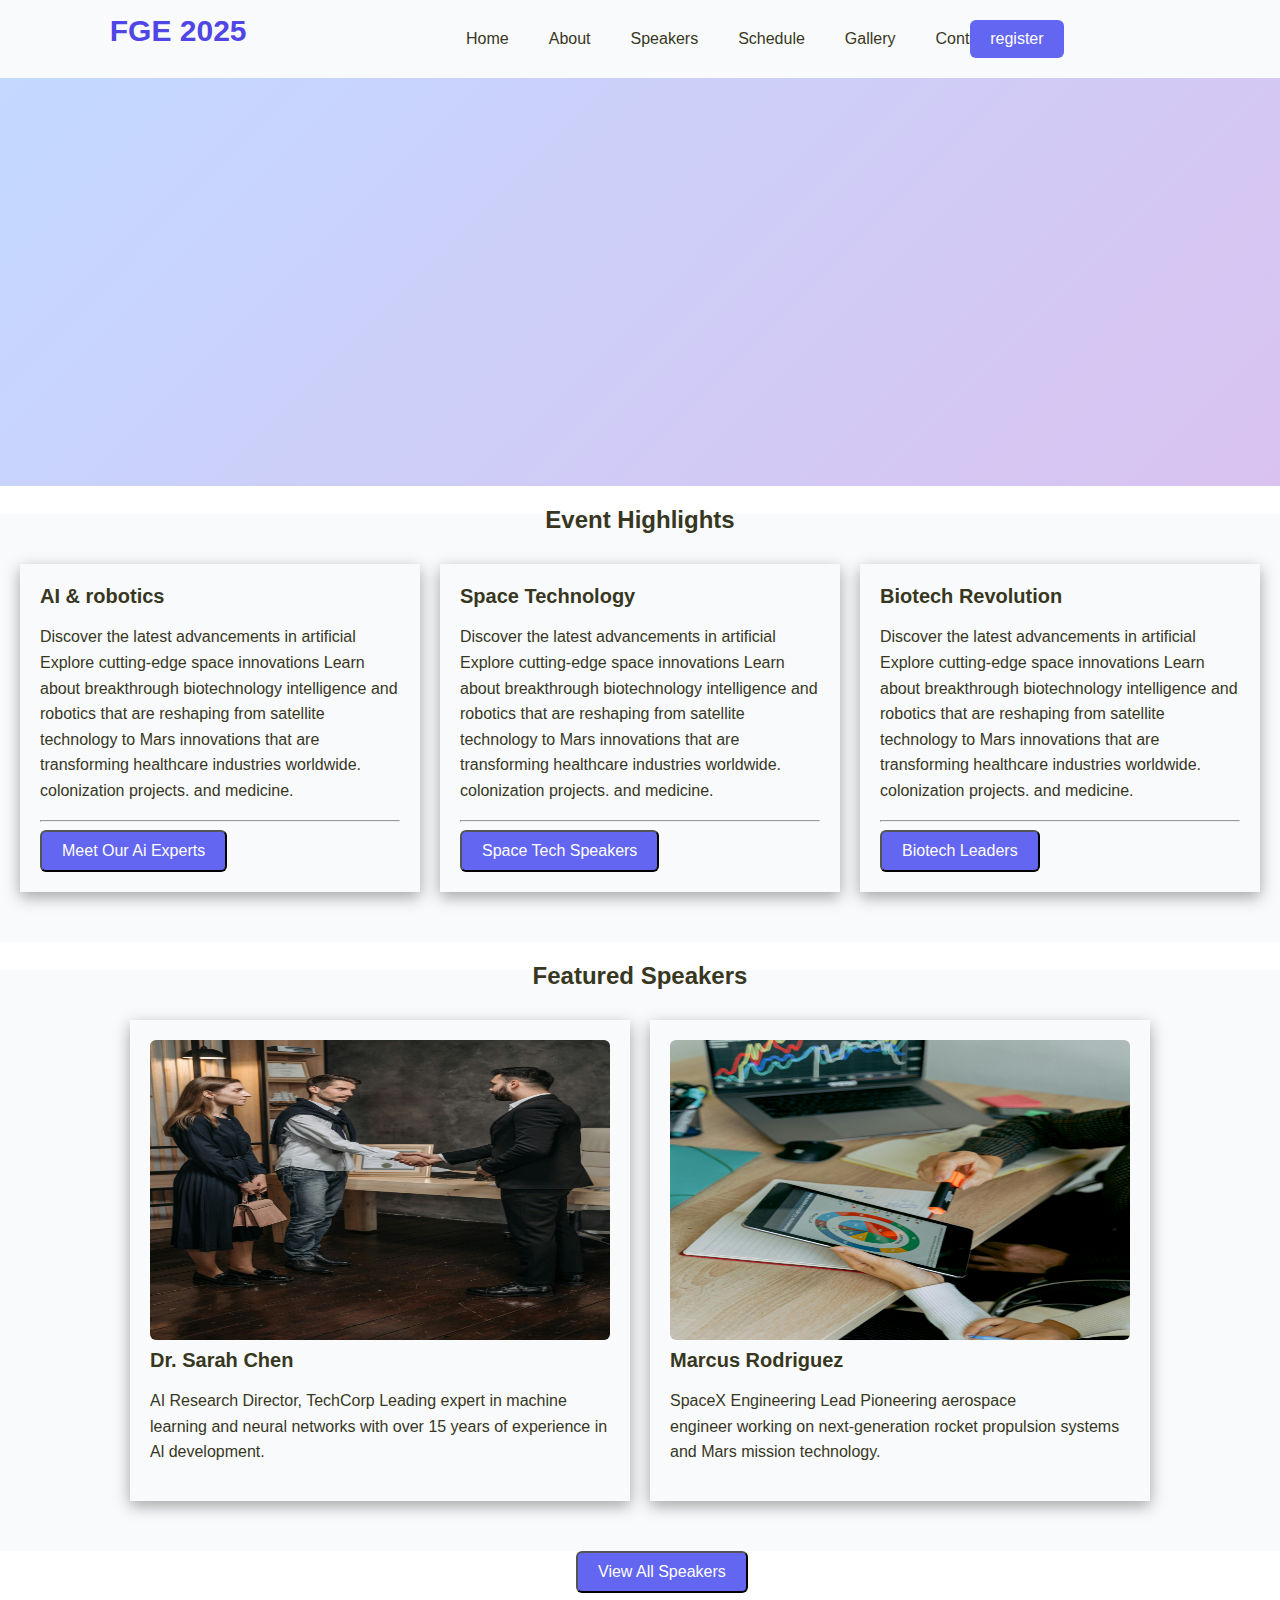
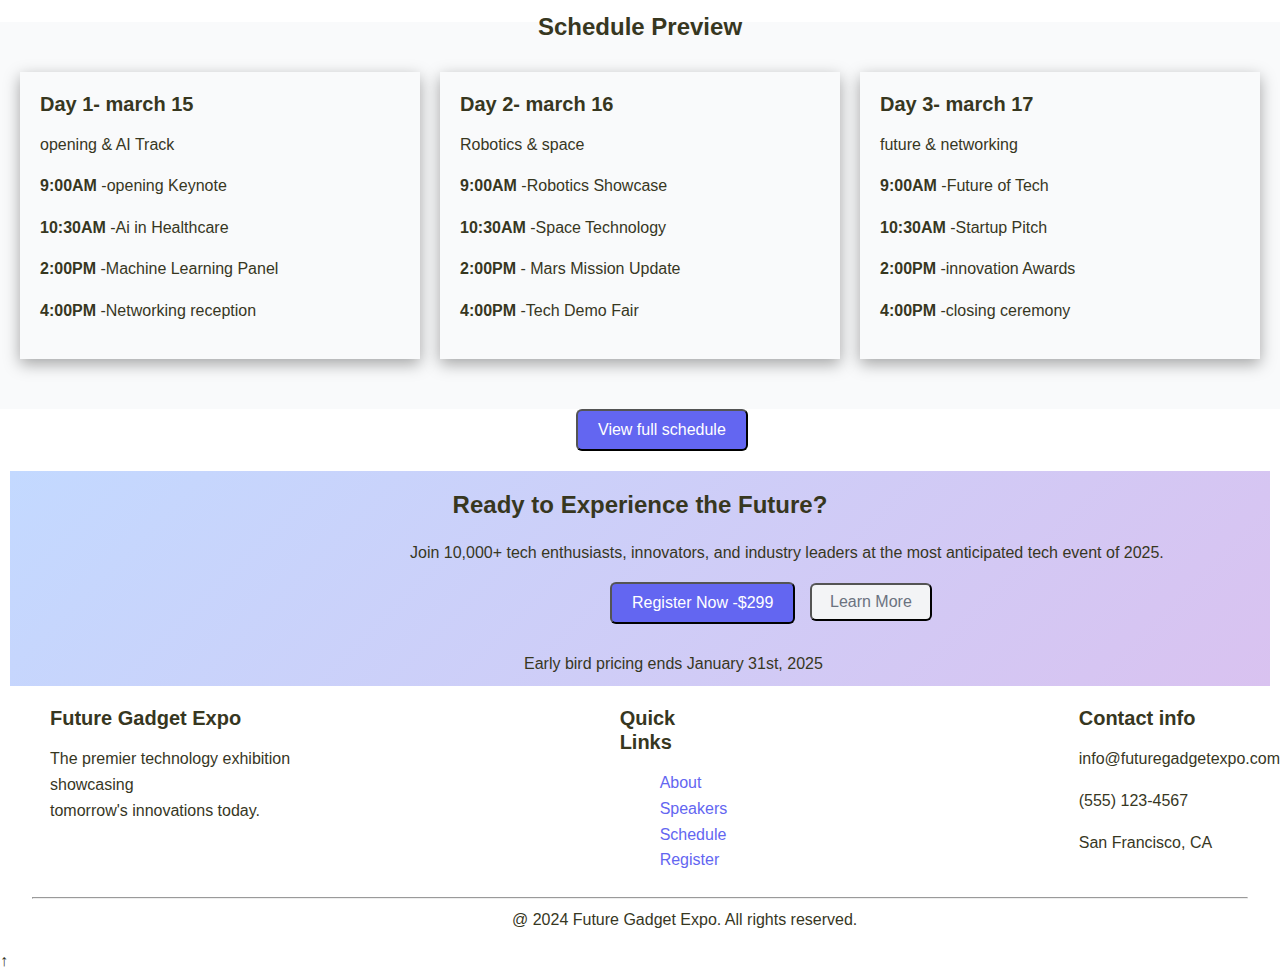
<file: assets/index.html>
<!DOCTYPE html>
<html lang="en">

<head>
    <meta charset="UTF-8">
    <meta name="viewport" content="width=device-width, initial-scale=1.0">
    <title>Future Gadget Expo 2025</title>
    <link rel="stylesheet" href="./main.css">
</head>

<body>
    <section class="header">
        <div class="header-logo">
            <a href="./index.html">
                <h2>FGE 2025</h2>
            </a>
        </div>
        <div class="header-nav">
            <ul class="header-nav-list">
                <li> <a href="./index.html" class="active">Home</a></li>
                <li> <a href="./about.html"  >About</a></li>
                <li> <a href="./speakers.html">Speakers</a></li>
                <li> <a href="./schedule.html">Schedule</a></li>
                <li> <a href="./gallery.html">Gallery</a></li>
                <li> <a href="./contact.html">Contact</a></li>

            </ul>
            
        </div>
        <a href="./register.html">
        <div class="btn"> <button>register</button></div>
        </a>
        

    </section>


    <section class="section-hero">
        <div class="hero-content">
            <h1 class="hero-title">Future Gadget <br> Expo 2025</h1>
            <p class="hero-subtitle"> where innovation meets tomorrow</p>
            <p class="hero-date"> march 15-17,2025. san francisco CA</p>
            <div class="btn1" id="herobtn1"> <button class="hero-btn1" id="herobtn1">Get Your Tickets</button></div>
            <div class="btn2" id="herobtn2"> <button class="hero-btn2" id="herobtn2">Explore Event</button></div>
        </div>

    </section>
    <h3 class=""> Event Highlights</h3>
    <section class="cards">

        <div class=" card3">
            <h4> AI & robotics</h4>
            <p>Discover the latest advancements in artificial Explore cutting-edge space innovations Learn about
                breakthrough biotechnology
                intelligence and robotics that are reshaping from satellite technology to Mars innovations that are
                transforming healthcare
                industries worldwide. colonization projects. and medicine.
            </p>
            <hr>
            <div class="cardbtn"> <button class="hero-btn1">Meet Our Ai Experts</button></div>


        </div>
        <div class="card3">
            <h4> Space Technology</h4>
            <p>Discover the latest advancements in artificial Explore cutting-edge space innovations Learn about
                breakthrough biotechnology
                intelligence and robotics that are reshaping from satellite technology to Mars innovations that are
                transforming healthcare
                industries worldwide. colonization projects. and medicine.
            </p>
            <hr>
            <div class="cardbtn"> <button class="hero-btn1">Space Tech Speakers</button></div>

        </div>
        <div class="card3">
            <h4>Biotech Revolution</h4>
            <p>Discover the latest advancements in artificial Explore cutting-edge space innovations Learn about
                breakthrough biotechnology
                intelligence and robotics that are reshaping from satellite technology to Mars innovations that are
                transforming healthcare
                industries worldwide. colonization projects. and medicine.
            </p>
            <hr>
            <div class="cardbtn"> <button class="hero-btn1">Biotech Leaders</button></div>

        </div>

    </section>
    <h3 class="Featured">Featured Speakers</h3>
    <section class="cards">
        <div class="card1">
            <img src="./images/pexels-pavel-danilyuk-8112174.jpg" alt="image">
            <h4>Dr. Sarah Chen</h4>
            <p>AI Research Director, TechCorp Leading expert in machine <br>learning and neural networks with over 15
                years of experience in <br> Al development.</p>
        </div>
        <div class="card1">
            <img src="./images/pexels-shkrabaanthony-5862374.jpg" alt="image">
            <h4>Marcus Rodriguez</h4>
            <p>SpaceX Engineering Lead Pioneering aerospace <br>engineer working on next-generation rocket propulsion
                systems <br> and Mars mission technology.</p>
        </div>
    </section>
    <div class="cardimgbtn"> <button class="hero-btn1">View All Speakers</button></div>
    <h3>Schedule Preview</h3>
    <section class="cards">
        <div class="card3">
            <h4> Day 1- march 15</h4>
            <p> opening & AI Track</p>
            <p> <strong>9:00AM </strong> -opening Keynote</p>
            <p> <strong>10:30AM</strong> -Ai in Healthcare</p>
            <p> <strong> 2:00PM </strong> -Machine Learning Panel</p>
            <p> <strong> 4:00PM </strong>-Networking reception</p>
        </div>
        <div class="card3">
            <h4> Day 2- march 16</h4>
            <p> Robotics & space</p>
            <p> <strong>9:00AM </strong> -Robotics Showcase</p>
            <p> <strong>10:30AM</strong> -Space Technology</p>
            <p> <strong> 2:00PM </strong> - Mars Mission Update</p>
            <p> <strong> 4:00PM </strong>-Tech Demo Fair</p>
        </div>
        <div class="card3">
            <h4> Day 3- march 17</h4>
            <p> future & networking</p>
            <p> <strong>9:00AM </strong> -Future of Tech</p>
            <p> <strong>10:30AM</strong> -Startup Pitch</p>
            <p> <strong> 2:00PM </strong> -innovation Awards</p>
            <p> <strong> 4:00PM </strong>-closing ceremony</p>
    </section>
    <div class="cardimgbtn"> <button class="hero-btn1">View full schedule</button></div>

    <section class="Ready">
        <h3 class="h3">Ready to Experience the Future?</h3>
        <p class="readyp">Join 10,000+ tech enthusiasts, innovators, and industry leaders at the most anticipated tech
            event of 2025.
        </p>
        <div class="cardpbtn"> <button class="hero-btn1">Register Now -$299</button></div>
        <div class="btn2"> <button class="hero-btn2">Learn More</button></div>
        <p class="readyp2">Early bird pricing ends January 31st, 2025</p>
    </section>
    <section class="section-footer">
        <div class="Future">
            <h4>Future Gadget Expo</h4>
            <p> The premier technology exhibition showcasing <br>
                tomorrow's innovations today.
            </p>
        </div>
        <div class="Quick">
            <h4> Quick Links</h4>
            <ul>
               <p class="footerp">
                About <br>	
                Speakers <br>	 
                Schedule <br>
                Register <br>
               </p>
            </ul>
        </div>

        <div class="info">
            <h4>Contact info</h4>
            <p>info@futuregadgetexpo.com</p>
            <p>(555) 123-4567</p>
            <p>San Francisco, CA</p>
        </div>
    </section>
    <hr class="hr">
    <p class="footerp2"> @ 2024 Future Gadget Expo. All rights reserved.</p>
    <a href="#top"class="scroll-top" title="Go to top">↑</a>

    
</body>

</html>
</file>
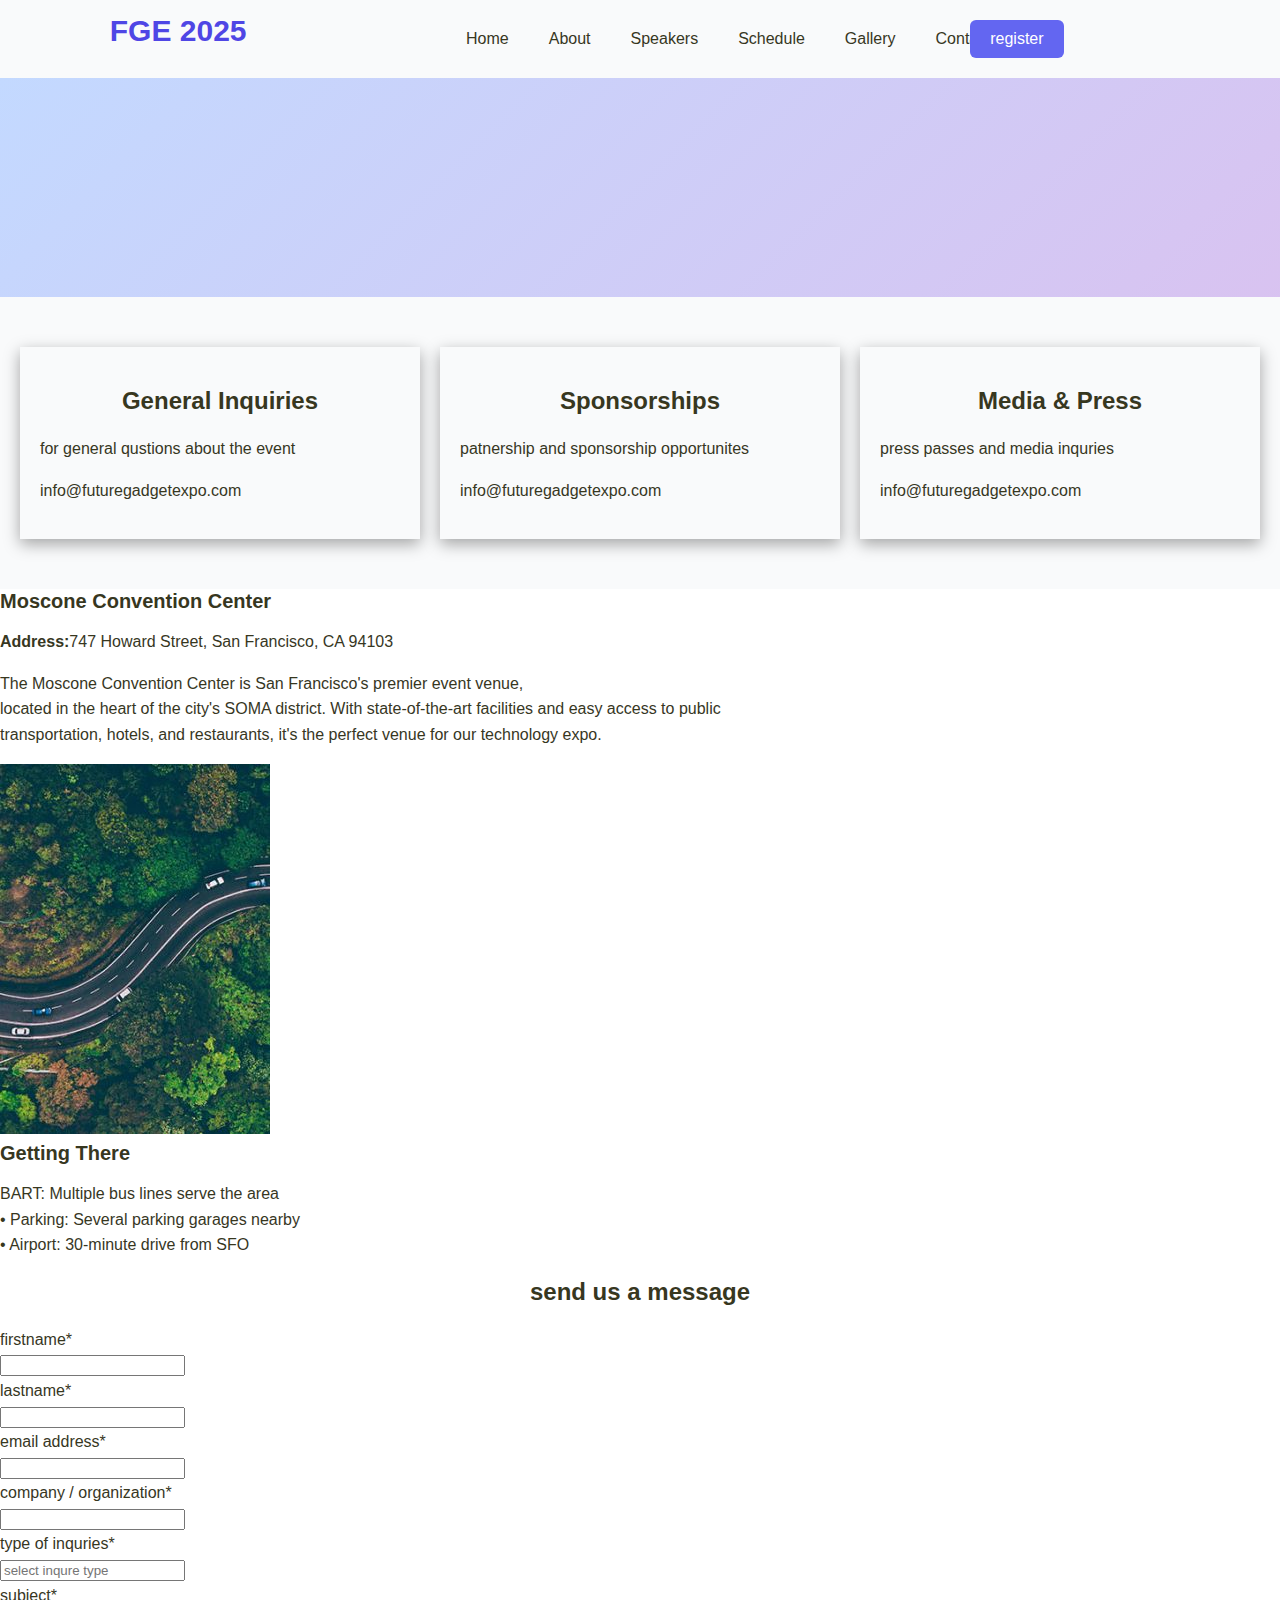
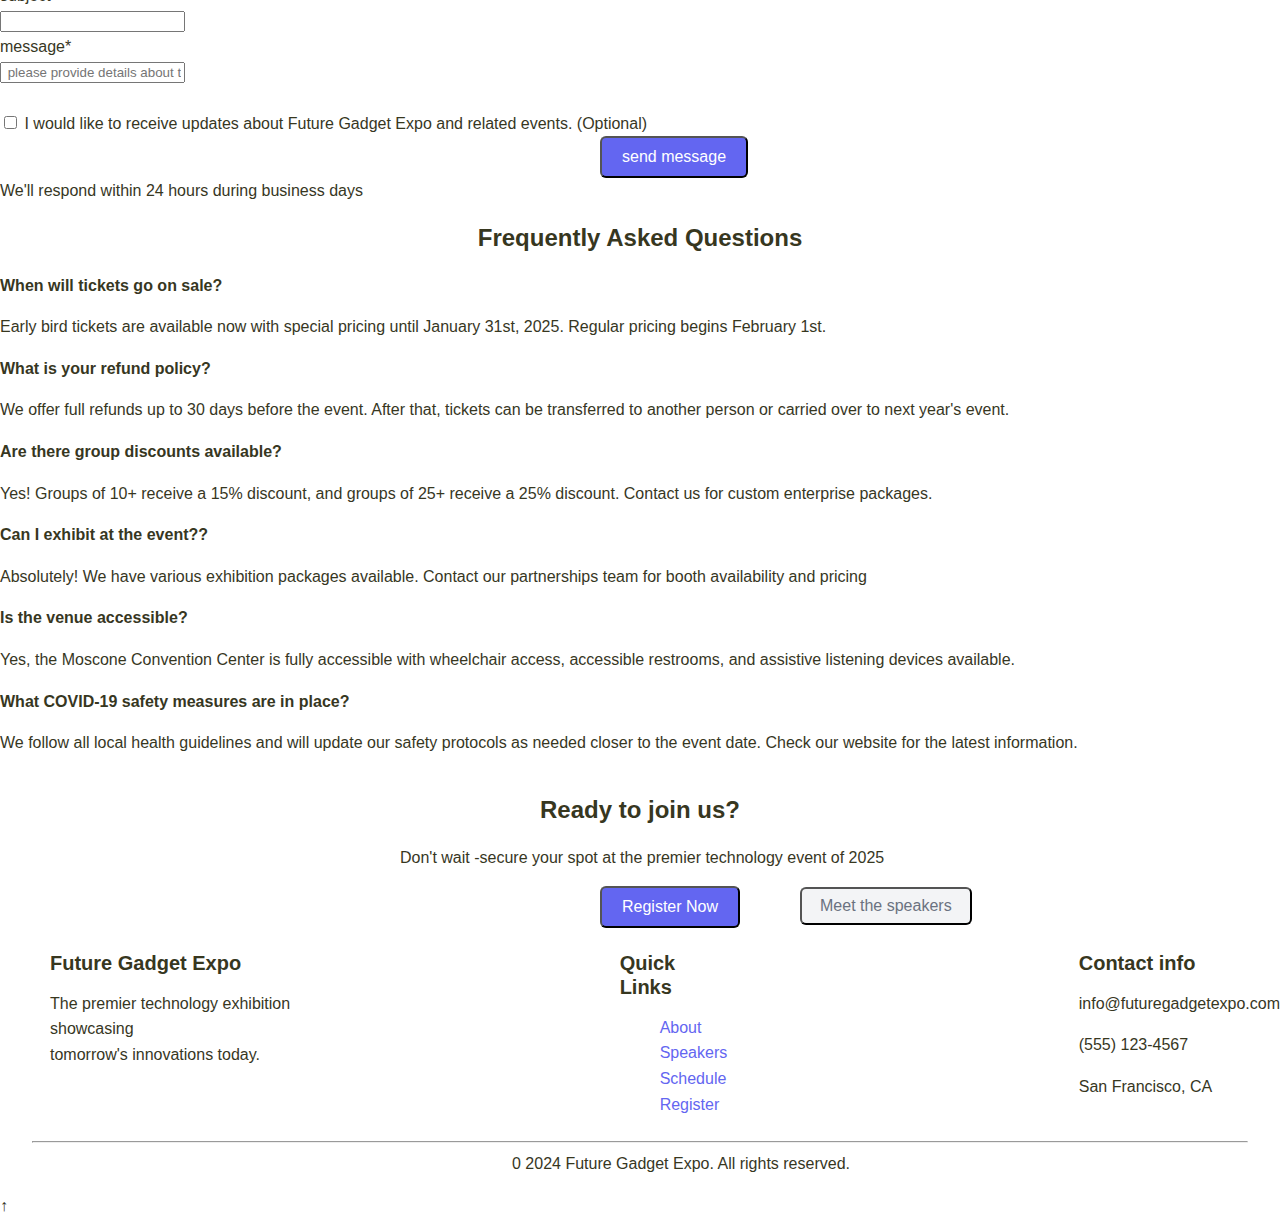
<file: assets/contact.html>
<!DOCTYPE html>
<html lang="en">

<head>
    <meta charset="UTF-8">
    <meta name="viewport" content="width=device-width, initial-scale=1.0">
    <title>contact</title>
    <link rel="stylesheet" href="./main.css">
</head>

<body>
    <section class="header">
        <div class="header-logo">
            <a href="./index.html">
                <h2>FGE 2025</h2>
            </a>
        </div>
        <div class="header-nav">
            <ul class="header-nav-list">
                <li> <a href="./index.html">Home</a></li>
                <li> <a href="./about.html">About</a></li>
                <li> <a href="./speakers.html">Speakers</a></li>
                <li> <a href="./schedule.html">Schedule</a></li>
                <li> <a href="./gallery.html">Gallery</a></li>
                <li> <a href="./contact.html">Contact</a></li>



            </ul>
        </div>
         <a href="./register.html">
        <div class="btn"> <button>register</button></div>
        </a>
    </section>
    <section class="section-hero">
        <div class="hero-content">
            <h1 class="hero-title">Get in Touch</h1>
            <p class="hero-subtitle"> We're here to help wiyh any question about feture gedget Expo 2025</p>


        </div>
    </section>
    <section class="cards">
        <div class="card1">

            <h3>General Inquiries</h3>
            <p class="pp">for general qustions about the event</p>
            <p class="infop"> info@futuregadgetexpo.com</p>

        </div>
        <div class="card1">

            <h3>Sponsorships</h3>
            <p class="pp">patnership and sponsorship opportunites</p>
            <p class="infop"> info@futuregadgetexpo.com</p>

        </div>
        <div class="card1">

            <h3>Media & Press</h3>
            <p class="pp"> press passes and media inquries</p>
            <p class="infop"> info@futuregadgetexpo.com</p>

        </div>

    </section>
    <section class="box">
        <div class="Moscone">
            <h4>Moscone Convention Center </h4>
            <p> <strong>Address:</strong>747 Howard Street, San Francisco, CA 94103 </p>
            <p>The Moscone Convention Center is San Francisco's premier event venue, <br> located in the heart of the
                city's
                SOMA district. With state-of-the-art facilities and easy access to public <br>transportation, hotels,
                and
                restaurants, it's the perfect venue for our technology expo.</p>
        </div>

        <img src="./images/WhatsApp Image 2025-10-12 at 18.39.51_3d345625.jpg" alt="">

    </section>
    <div class="getting">
        <h4>Getting There</h4>
        <p>
            BART: Multiple bus lines serve the area <br>
            • Parking: Several parking garages nearby <br>
            • Airport: 30-minute drive from SFO

        </p>

    </div>
    <h3 class="send">send us a message</h3>
    <section class="forms">
        <form class="from">
            <label for="firstname"> firstname*</label><br>
            <input type="text" id="firstname"><br>
            <label for="lastname"> lastname*</label><br> <input type="text" id="lastname"> <br>
            <label for="email"> email address*</label> <br>
            <input type="email"><br>
            <label for="company "> company / organization*</label><br>
            <input type="text"><br>
            <label for="type of inquries"> type of inquries*</label><br>
            <input type="text" placeholder="select inqure type"><br>
            <label for="subject"> subject*</label><br>
            <input type="text"><br>
            <label for="message"> message*</label> <br>
            <input type="text" placeholder=" please provide details about to inqury...............">
            <br><br>

            <input type="checkbox" id="checkbox">
            <label for="deta" class="data"> I would like to receive updates about Future Gadget Expo and related events.
                (Optional)</label>
            <div class=" cardpbtn"> <button class="hero-btn1">send message</button></div>

            <p>We'll respond within 24 hours during business days</p>
        </form>
    </section>

    <h3>Frequently Asked Questions</h3>

    <section class="card7">
        <div>
            <p class="stp"><strong>When will tickets go on sale?</strong></p>
            <p>Early bird tickets are available now with special pricing until January 31st, 2025. Regular pricing
                begins February 1st.</p>
        </div>
    </section>
    <section class="card7">
        <div>
            <p class="stp"><strong>What is your refund policy?</strong></p>
            <p>We offer full refunds up to 30 days before the event. After that, tickets can be transferred to another
                person or carried over to next year's event.</p>
        </div>
    </section>
    <section class="card7">
        <div>
            <p class="stp"><strong>Are there group discounts available?</strong></p>
            <p>Yes! Groups of 10+ receive a 15% discount, and groups of 25+ receive a 25% discount. Contact us for
                custom enterprise packages.</p>
        </div>
    </section>
    <section class="card7">
        <div>
            <p class="stp"><strong>Can I exhibit at the event??</strong></p>
            <p>Absolutely! We have various exhibition packages available. Contact our partnerships team for booth
                availability and pricing</p>
        </div>
    </section>
    <section class="card7">
        <div>
            <p class="stp"><strong>Is the venue accessible?</strong></p>
            <p>Yes, the Moscone Convention Center is fully accessible with wheelchair access, accessible restrooms, and
                assistive listening devices available.</p>
        </div>
    </section>
    <section class="card7">
        <div>
            <p class="stp"><strong>What COVID-19 safety measures are in place?</strong></p>
            <p>We follow all local health guidelines and will update our safety protocols as needed closer to the event
                date. Check our website for the latest information.</p>
        </div>
    </section>
     <section class="Ready1">
        <h3 class="h3">Ready to join us? </h3>
        <p class="readyp">Don't wait -secure your spot at the premier technology event of 2025
        </p>
        <div class="cardpbtn"> <button class="hero-btn1">Register Now</button></div>
        <div class="btn2"> <button class="hero-btn2">Meet the speakers</button></div>
        <br>
    </section>
    <section class="section-footer">
        <div class="Future">
            <h4>Future Gadget Expo</h4>
            <p> The premier technology exhibition showcasing <br>
                tomorrow's innovations today.
            </p>
        </div>
        <div class="Quick">
            <h4> Quick Links</h4>
            <ul>
               <p class="footerp">
                About <br>	
                Speakers <br>	 
                Schedule <br>
                Register <br>
               </p>
            </ul>
        </div>

        <div class="info">
            <h4>Contact info</h4>
            <p>info@futuregadgetexpo.com</p>
            <p>(555) 123-4567</p>
            <p>San Francisco, CA</p>
        </div>
    </section>
    <hr class="hr">
    <p class="footerp2">0 2024 Future Gadget Expo. All rights reserved.</p>
    <a href="#top" class="scroll-top" title="Go to top">↑</a>

    

</body>

</html>
</file>
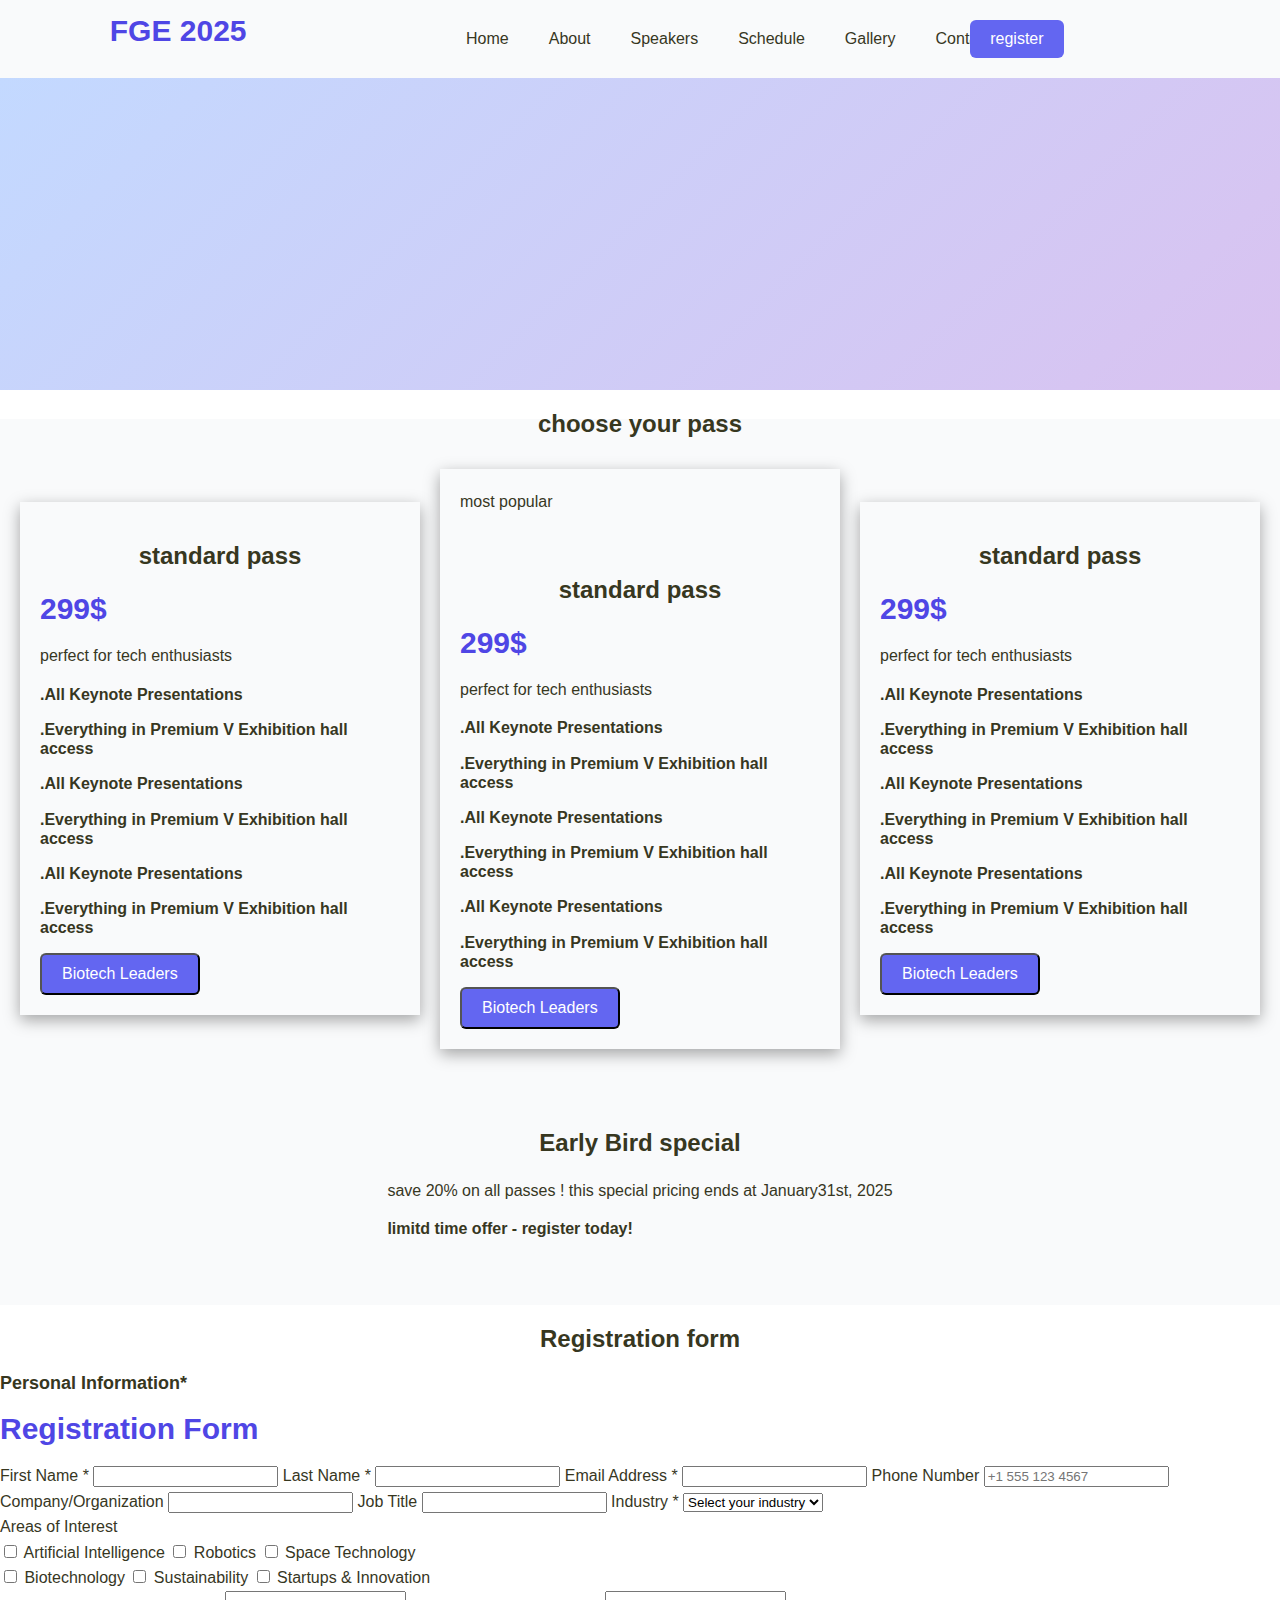
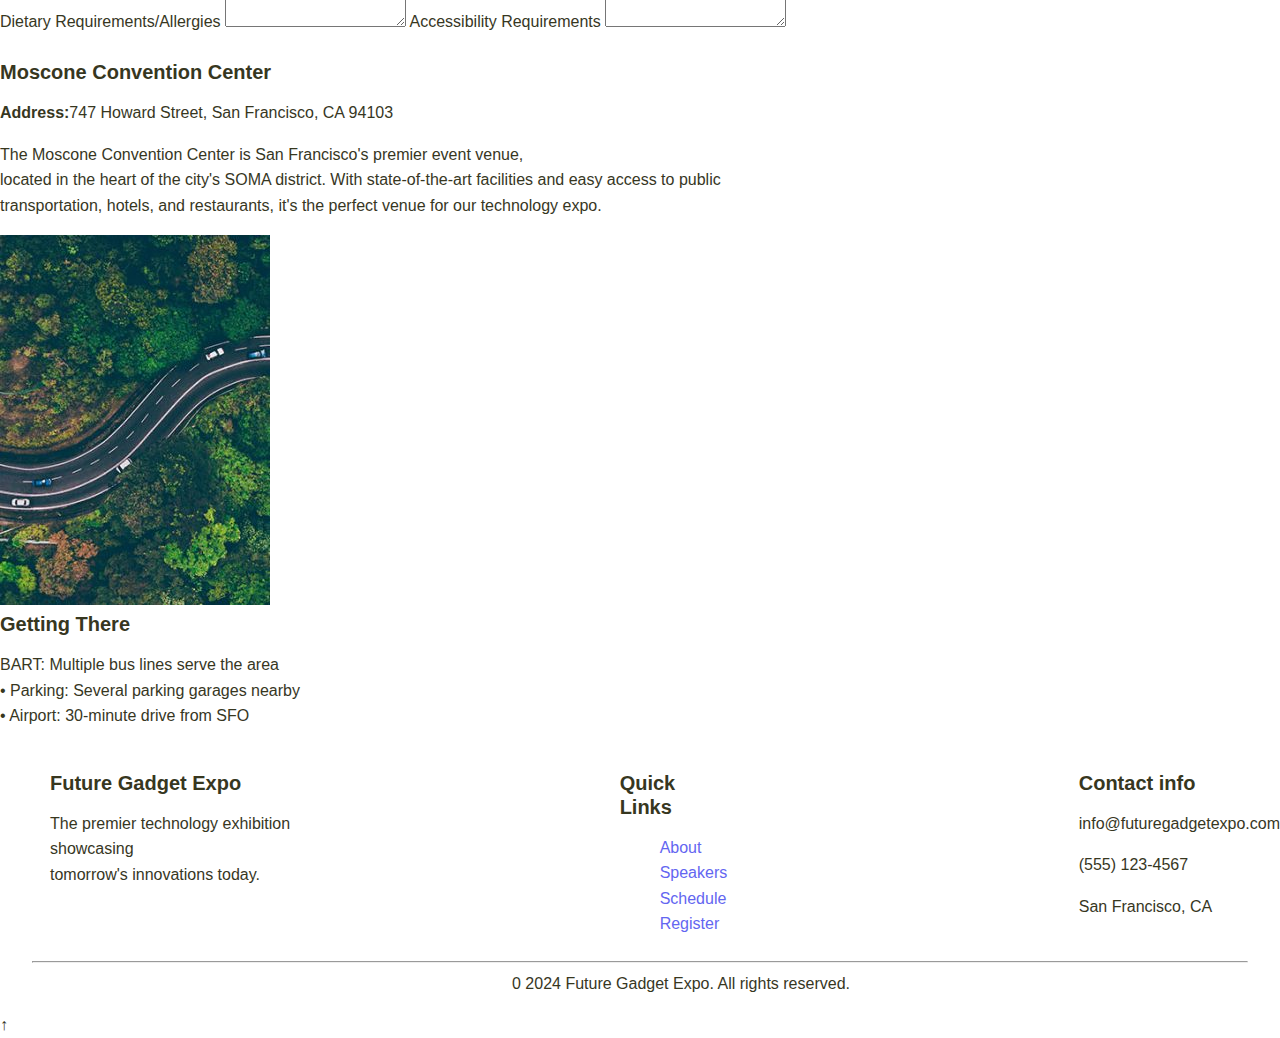
<file: assets/register.html>
<!DOCTYPE html>
<html lang="en">

<head>
    <meta charset="UTF-8">
    <meta name="viewport" content="width=device-width, initial-scale=1.0">
    <title>register</title>
    <link rel="stylesheet" href="./main.css">
</head>

<body>
    <section class="header">
        <div class="header-logo">
            <a href="./index.html">
                <h2>FGE 2025</h2>
            </a>
        </div>
        <div class="header-nav">
            <ul class="header-nav-list">
                <li> <a href="./index.html">Home</a></li>
                <li> <a href="./about.html">About</a></li>
                <li> <a href="./speakers.html">Speakers</a></li>
                <li> <a href="./schedule.html">Schedule</a></li>
                <li> <a href="./gallery.html">Gallery</a></li>
                <li> <a href="./contact.html">Contact</a></li>



            </ul>
        </div>
        <a href="./register.html">
            <div class="btn"> <button>register</button></div>
        </a>

    </section>
    <section class="section-hero">
        <div class="hero-content">
            <h1 class="hero-title">Secure Your Spot</h1>
            <p class="hero-subtitle">Join 10,000+ innovators at Future Gadget Expo 2025</p>
            <p class="hero-date"> march 15-17,2025. Moscone convention Center</p>

        </div>
    </section>
    <h3> choose your pass</h3>
    <section class=" register cards">
        <div class="card2">
            <h3>standard pass</h3>
            <h2 class="regh2">299$</h2>
            <p class="regh8">perfect for tech enthusiasts</p>
            <h6 class="regh6">.All Keynote Presentations </h6>
            <h6 class="regh6">.Everything in Premium V Exhibition hall access</h6>
            <h6 class="regh6">.All Keynote Presentations </h6>
            <h6 class="regh6">.Everything in Premium V Exhibition hall access</h6>
            <h6 class="regh6">.All Keynote Presentations </h6>
            <h6 class="regh6">.Everything in Premium V Exhibition hall access</h6>
            <div class="cardbtn"> <button class="hero-btn1">Biotech Leaders</button></div>

        </div>
        <div class=" card2" id="regcard2">
            <div class="mostpop">
                <p class="regh1">most popular</p>
            </div><br>
            <h3 class="regh3">standard pass</h3>
            <h2 class="regh2">299$</h2>
            <p class="regh8">perfect for tech enthusiasts</p>
            <h6 class="regh7">.All Keynote Presentations </h6>
            <h6 class="regh7">.Everything in Premium V Exhibition hall access</h6>
            <h6 class="regh7">.All Keynote Presentations </h6>
            <h6 class="regh7">.Everything in Premium V Exhibition hall access</h6>
            <h6 class="regh7">.All Keynote Presentations </h6>
            <h6 class="regh7">.Everything in Premium V Exhibition hall access</h6>
            <div class="cardbtn"> <button class="hero-btn1">Biotech Leaders</button></div>

        </div>
        <div class="card2">
            <h3>standard pass</h3>
            <h2 class="regh2">299$</h2>
            <p class="regh8">perfect for tech enthusiasts</p>
            <h6 class="regh6">.All Keynote Presentations </h6>
            <h6 class="regh6">.Everything in Premium V Exhibition hall access</h6>
            <h6 class="regh6">.All Keynote Presentations </h6>
            <h6 class="regh6">.Everything in Premium V Exhibition hall access</h6>
            <h6 class="regh6">.All Keynote Presentations </h6>
            <h6 class="regh6">.Everything in Premium V Exhibition hall access</h6>
            <div class="cardbtn"> <button class="hero-btn1">Biotech Leaders</button></div>

        </div>

    </section>
    <section class="cards">
        <div class="card8">
            <h3>Early Bird special</h3>
            <p> save 20% on all passes ! this special pricing ends at January31st, 2025</p>
            <h6 class="regh9"> limitd time offer - register today!</h6>
        </div>
    </section>
    <h3 class="send">Registration form</h3>
    <h5>Personal Information*</h5>
    <form>
    <h2>Registration Form</h2>

    <label>First Name *</label>
    <input type="text" required>

    <label>Last Name *</label>
    <input type="text" required>

    <label>Email Address *</label>
    <input type="email" required>

    <label>Phone Number</label>
    <input type="tel" placeholder="+1 555 123 4567">

    <label>Company/Organization</label>
    <input type="text">

    <label>Job Title</label>
    <input type="text">

    <label>Industry *</label>
    <select required>
      <option>Select your industry</option>
      <option>Technology</option>
      <option>Finance</option>
      <option>Education</option>
      <option>Healthcare</option>
    </select>
<section class="checkreg"></section>
    <label>Areas of Interest</label>
    
    <div class="checkboxes1">
       <label><input type="checkbox"> Artificial Intelligence</label>
      <label><input type="checkbox"> Robotics</label>
      <label><input type="checkbox"> Space Technology</label>
    </div>

    <div class="checkboxes1">
      <label><input type="checkbox"> Biotechnology</label>
      <label><input type="checkbox"> Sustainability</label>
      <label><input type="checkbox"> Startups & Innovation</label>
    </div>
    </section>

    <label>Dietary Requirements/Allergies</label>
    <textarea rows="2"></textarea>

    <label>Accessibility Requirements</label>
    <textarea rows="2"></textarea>
    
  </form>
  <br>
  <section class="box">
        <div class="Moscone">
            <h4>Moscone Convention Center </h4>
            <p> <strong>Address:</strong>747 Howard Street, San Francisco, CA 94103 </p>
            <p>The Moscone Convention Center is San Francisco's premier event venue, <br> located in the heart of the
                city's
                SOMA district. With state-of-the-art facilities and easy access to public <br>transportation, hotels,
                and
                restaurants, it's the perfect venue for our technology expo.</p>
        </div>

        <img src="./images/WhatsApp Image 2025-10-12 at 18.39.51_3d345625.jpg" alt="">

    </section>
    <div class="getting">
        <h4>Getting There</h4>
        <p>
            BART: Multiple bus lines serve the area <br>
            • Parking: Several parking garages nearby <br>
            • Airport: 30-minute drive from SFO

        </p>

    </div>
    <br>
      <section class="section-footer">
        <div class="Future">
            <h4>Future Gadget Expo</h4>
            <p> The premier technology exhibition showcasing <br>
                tomorrow's innovations today.
            </p>
        </div> 
        <div class="Quick">
            <h4> Quick Links</h4>
            <ul>
               <p class="footerp">
                About <br>	
                Speakers <br>	 
                Schedule <br>
                Register <br>
               </p>
            </ul>
        </div>

        <div class="info">
            <h4>Contact info</h4>
            <p>info@futuregadgetexpo.com</p>
            <p>(555) 123-4567</p>
            <p>San Francisco, CA</p>
        </div>
    </section>
    <hr class="hr">
    <p class="footerp2">0 2024 Future Gadget Expo. All rights reserved.</p>
    <a href="#top" class="scroll-top" title="Go to top">↑</a>

    

  
  
  
</body>

</html>
</file>
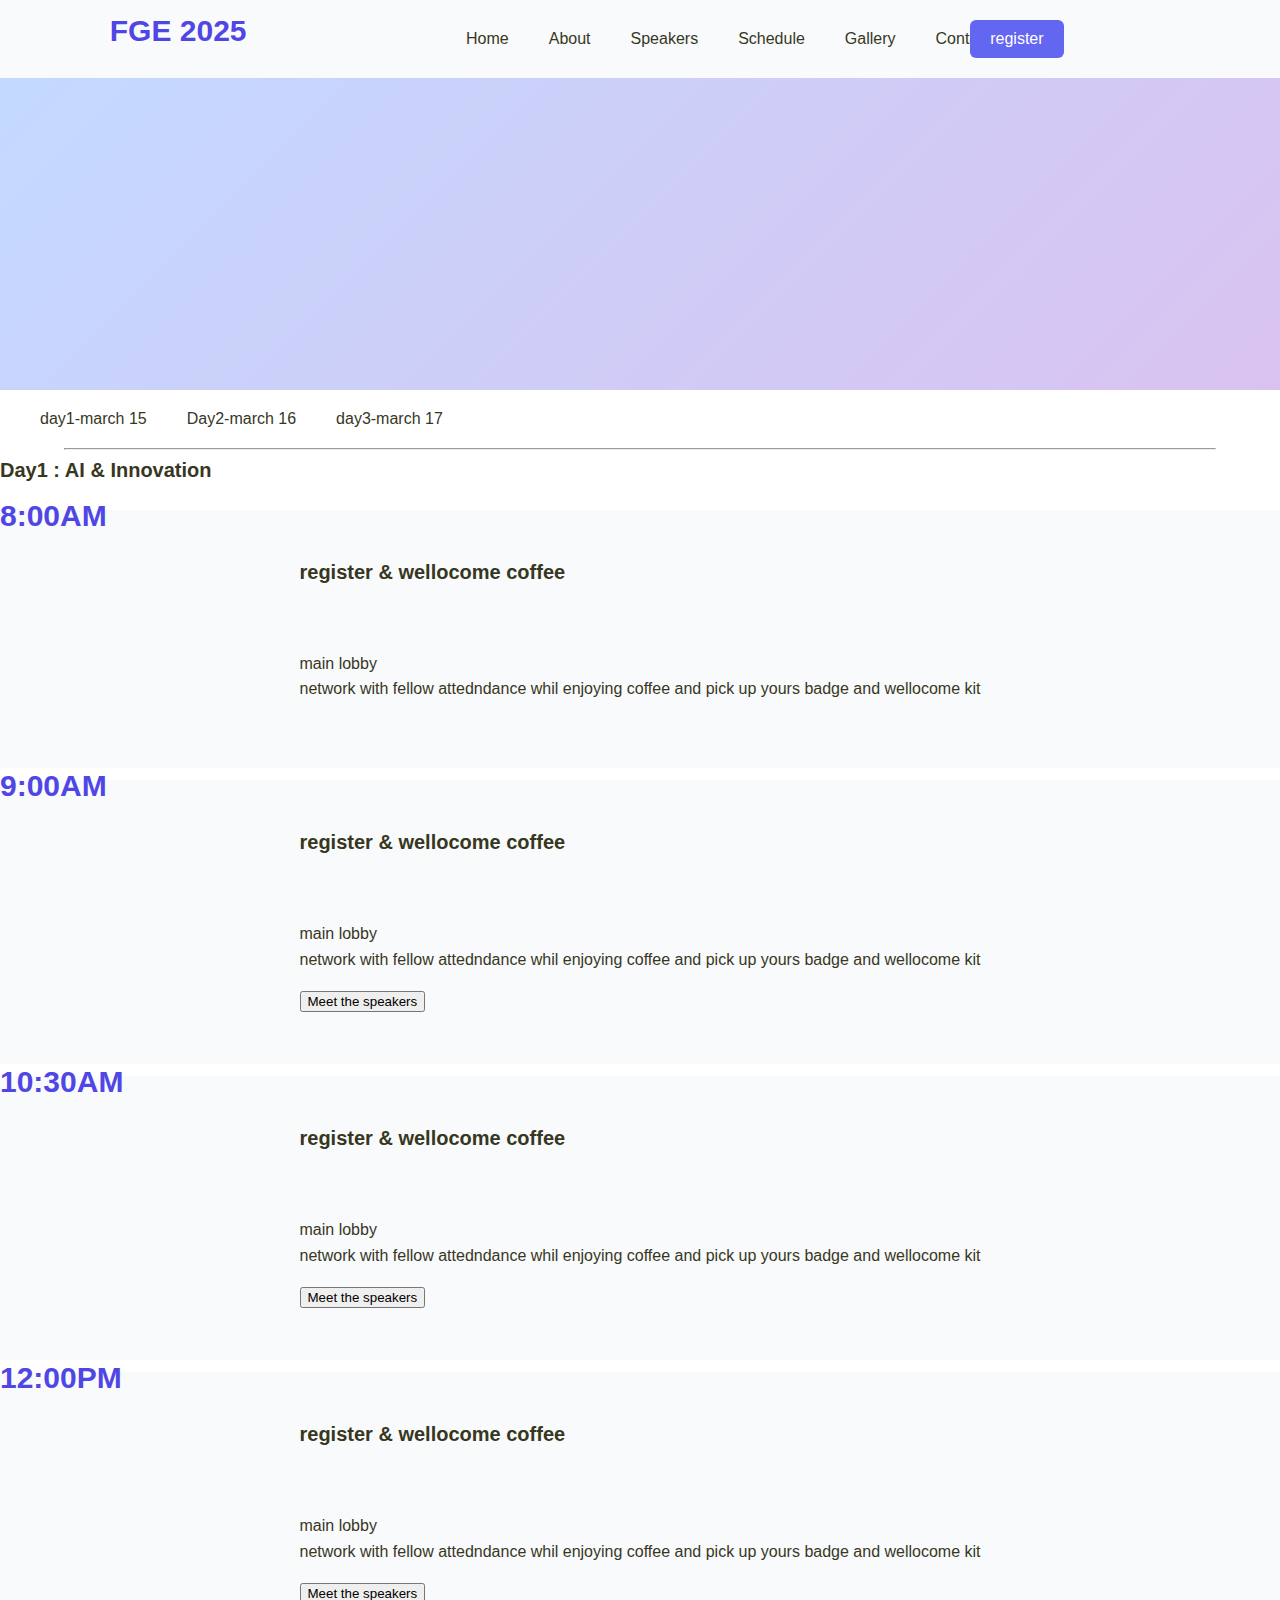
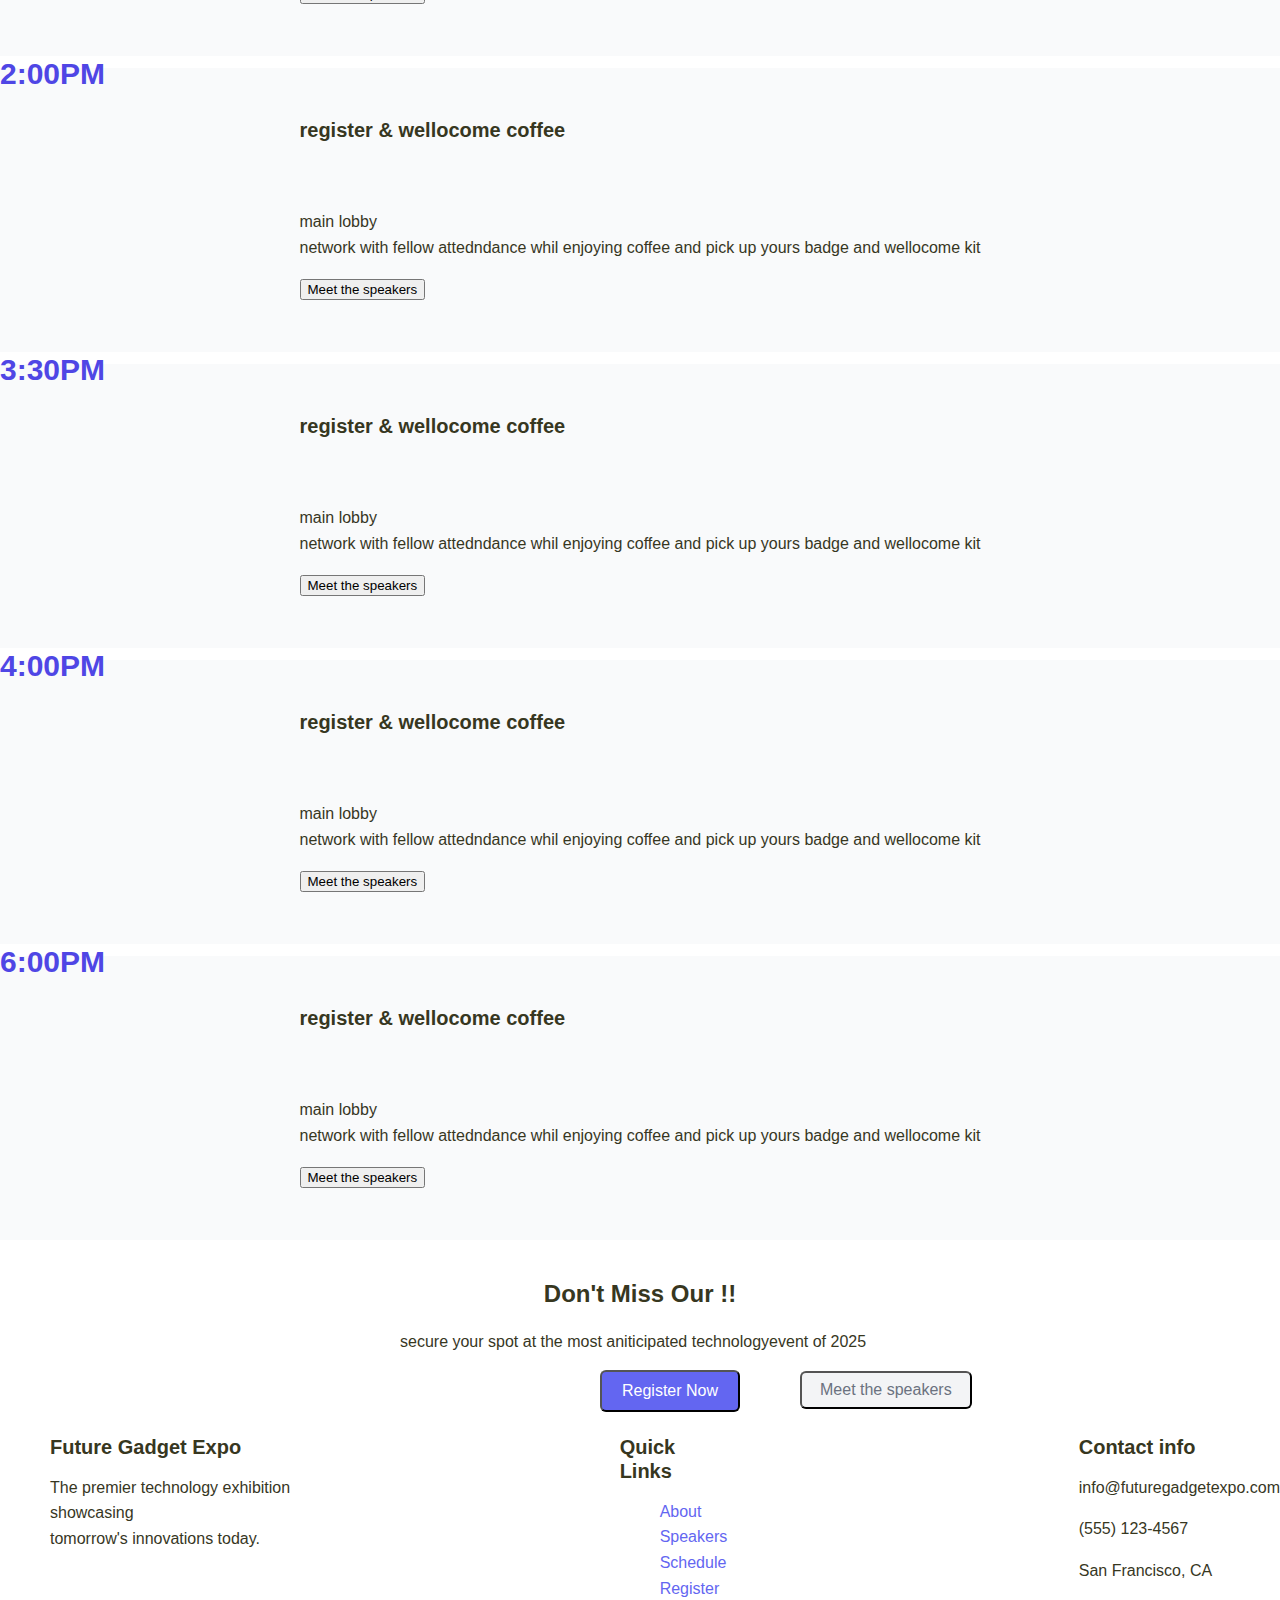
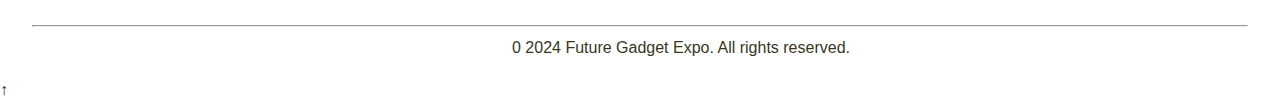
<file: assets/schedule.html>
<!DOCTYPE html>
<html lang="en">

<head>
    <meta charset="UTF-8">
    <meta name="viewport" content="width=device-width, initial-scale=1.0">
    <title>schedule</title>
    <link rel="stylesheet" href="./main.css">
</head>

<body>

    <section class="header">
        <div class="header-logo">
            <a href="./index.html">
                <h2>FGE 2025</h2>
            </a>
        </div>
        <div class="header-nav">
            <ul class="header-nav-list">
                <li> <a href="./index.html">Home</a></li>
                <li> <a href="./about.html">About</a></li>
                <li> <a href="./speakers.html">Speakers</a></li>
                <li> <a href="./schedule.html">Schedule</a></li>
                <li> <a href="./gallery.html">Gallery</a></li>
                <li> <a href="./contact.html">Contact</a></li>



            </ul>
        </div>
         <a href="./register.html">
        <div class="btn"> <button>register</button></div>
        </a>

</section >
    <section class="section-hero">
        <div class="hero-content">
            <h1 class="hero-title">Event Schedule</h1>
            <p class="hero-subtitle"> three days packed with innovation, learning nad networking</p>
            <p class="hero-date"> march 15-17,2025. Moscone convention Center</p>

        </div>
    </section>
    <search class="schedulenav">
        <div class="header-nav">
            <ul class="header-nav-list">
                <li> <a href="#day1">day1-march 15</a></li>
                <li> <a href="#">Day2-march 16</a></li>
                <li> <a href="#">day3-march 17</a></li>
            </ul>
        </div>
        <hr style="width: 90%;">
    </search>
<section id="day1">
        <div class="days">
            <h4>Day1 : AI & Innovation</h4>
            <h2 class="scheduleh2"> 8:00AM</h2>
        </div>
        <section class="cards">
            <div class="schedulecard">
                <h4> register & wellocome coffee </h4> <br>
                <p class="schedulep"> <br>main lobby <br> network with fellow attedndance whil enjoying coffee and pick
                    up yours badge and wellocome kit</p>

            </div>

        </section>
        <h2 class="scheduleh3"> 9:00AM</h2>
        </div>
        <section class="cards">
            <div class="schedulecard ">
                <h4> register & wellocome coffee </h4> <br>
                <p class="schedulep"> <br>main lobby <br> network with fellow attedndance whil enjoying coffee and pick
                    up yours badge and wellocome kit</p>
                      <div class="btn3"> <button class="hero-btn2">Meet the speakers</button></div>

            </div>
            

        </section>
        <h2 class="scheduleh3"> 10:30AM</h2>
        </div>
        <section class="cards">
            <div class="schedulecard ">
                <h4> register & wellocome coffee </h4> <br>
                <p class="schedulep"> <br>main lobby <br> network with fellow attedndance whil enjoying coffee and pick
                    up yours badge and wellocome kit</p>
                   <div class="btn3"> <button class="hero-btn2">Meet the speakers</button></div>
            </div>

        </section>
        <h2 class="scheduleh3"> 12:00PM</h2>
        </div>
        <section class="cards">
            <div class="schedulecard ">
                <h4> register & wellocome coffee </h4> <br>
                <p class="schedulep"> <br>main lobby <br> network with fellow attedndance whil enjoying coffee and pick
                    up yours badge and wellocome kit</p>
                      <div class="btn3"> <button class="hero-btn2">Meet the speakers</button></div>

            </div>

        </section>
        <h2 class="scheduleh3"> 2:00PM</h2>
        </div>
        <section class="cards">
            <div class="schedulecard ">
                <h4> register & wellocome coffee </h4> <br>
                <p class="schedulep"> <br>main lobby <br> network with fellow attedndance whil enjoying coffee and pick
                    up yours badge and wellocome kit</p>
                      <div class="btn3"> <button class="hero-btn2">Meet the speakers</button></div>

            </div>

        </section>
        <h2 class="scheduleh3"> 3:30PM</h2>
        </div>
        <section class="cards">
            <div class="schedulecard ">
                <h4> register & wellocome coffee </h4> <br>
                <p class="schedulep"> <br>main lobby <br> network with fellow attedndance whil enjoying coffee and pick
                    up yours badge and wellocome kit</p>
                      <div class="btn3"> <button class="hero-btn2">Meet the speakers</button></div>
                    

            </div>
            

        </section>
        <h2 class="scheduleh3"> 4:00PM</h2>
        </div>
        <section class="cards">
            <div class="schedulecard ">
                <h4> register & wellocome coffee </h4> <br>
                <p class="schedulep"> <br>main lobby <br> network with fellow attedndance whil enjoying coffee and pick
                    up yours badge and wellocome kit</p>
                      <div class="btn3"> <button class="hero-btn2">Meet the speakers</button></div>

            </div>
            

        </section>
        <h2 class="scheduleh3"> 6:00PM</h2>
        </div>
        <section class="cards">
            <div class="schedulecard ">
                <h4> register & wellocome coffee </h4> <br>
                <p class="schedulep"> <br>main lobby <br> network with fellow attedndance whil enjoying coffee and pick
                    up yours badge and wellocome kit</p>
                     <div class="s btn3"> <button class="hero-btn2">Meet the speakers</button></div>

            </div>
            

        </section>
        </section>
</section>
 <section class="Ready1">
        <h3 class="h3">Don't Miss Our !!</h3>
        <p class="readyp">secure your spot at the most aniticipated technologyevent of 2025
        </p>
        <div class="cardpbtn"> <button class="hero-btn1">Register Now</button></div>
        <div class="btn2"> <button class="hero-btn2">Meet the speakers</button></div>
        <br>
    </section>
    <section class="section-footer">
        <div class="Future">
            <h4>Future Gadget Expo</h4>
            <p> The premier technology exhibition showcasing <br>
                tomorrow's innovations today.
            </p>
        </div>
        <div class="Quick">
            <h4> Quick Links</h4>
            <ul>
               <p class="footerp">
                About <br>	
                Speakers <br>	 
                Schedule <br>
                Register <br>
               </p>
            </ul>
        </div>

        <div class="info">
            <h4>Contact info</h4>
            <p>info@futuregadgetexpo.com</p>
            <p>(555) 123-4567</p>
            <p>San Francisco, CA</p>
        </div>
    </section>
    <hr class="hr">
    <p class="footerp2">0 2024 Future Gadget Expo. All rights reserved.</p>
    <a href="#top" class="scroll-top" title="Go to top">↑</a>

    


</body>

</html>
</file>
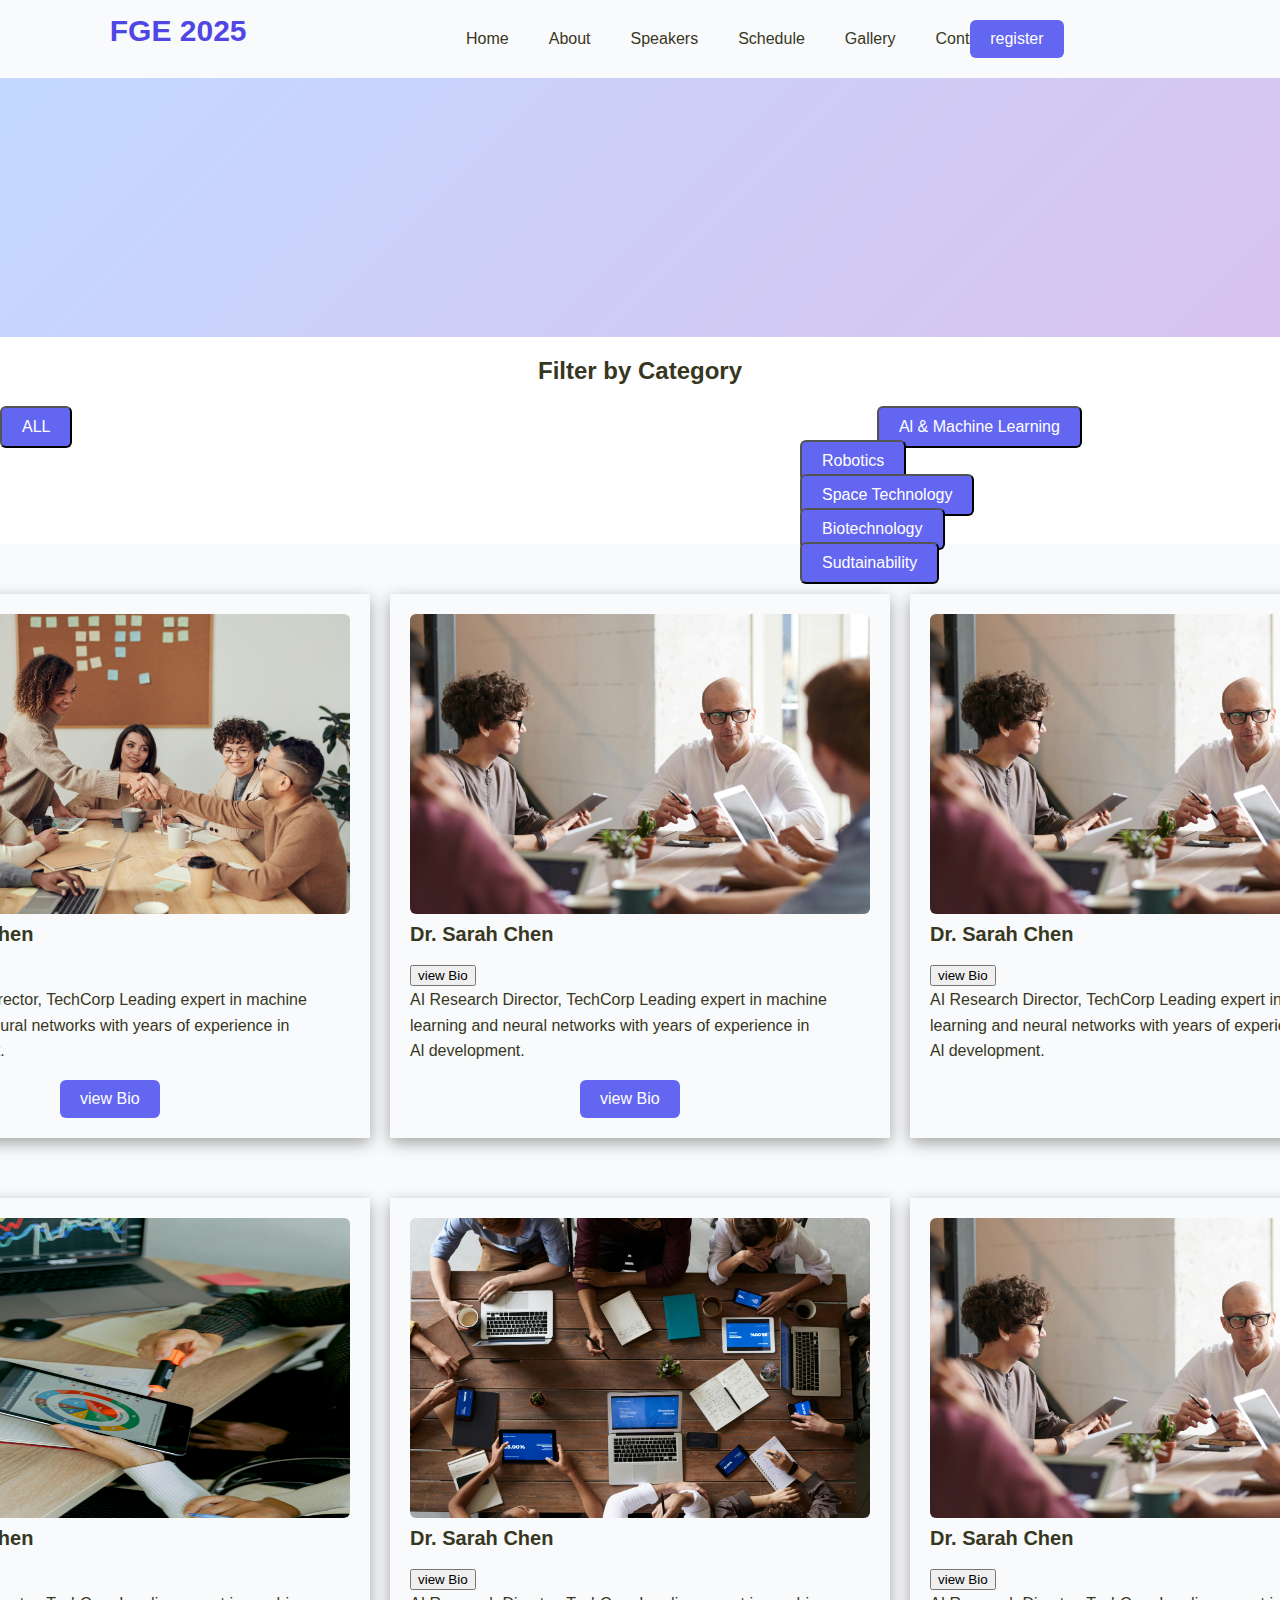
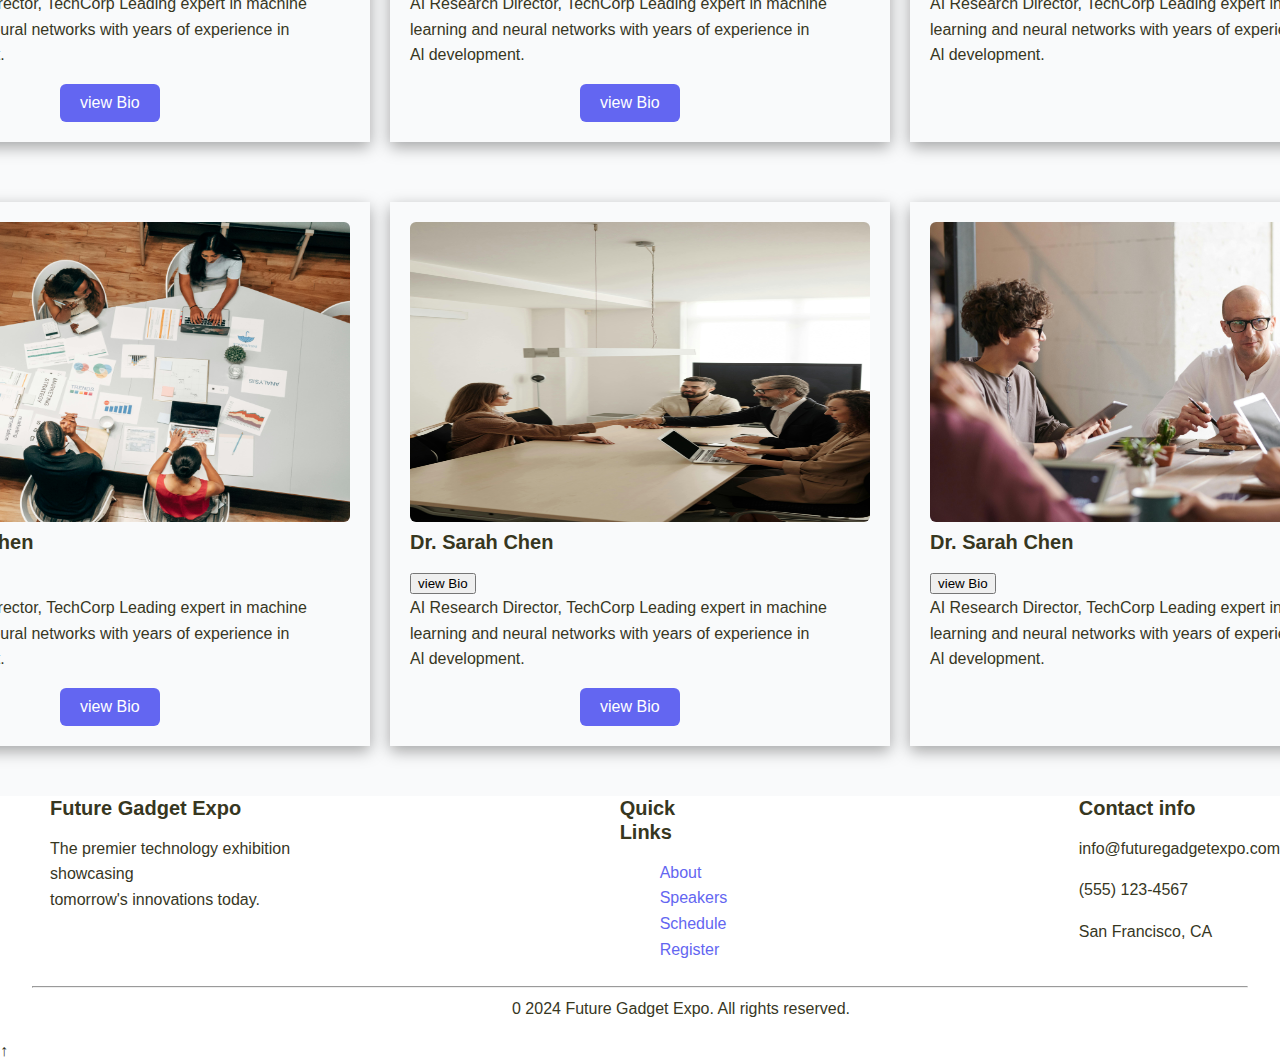
<file: assets/speakers.html>
<!DOCTYPE html>
<html lang="en">

<head>
    <meta charset="UTF-8">
    <meta name="viewport" content="width=device-width, initial-scale=1.0">
    <title>speakers</title>
    <link rel="stylesheet" href="./main.css">
    
</head>

<body>
    <section class="header">
        <div class="header-logo">
            <a href="./index.html">
                <h2>FGE 2025</h2>
            </a>
        </div>
        <div class="header-nav">
            <ul class="header-nav-list">
                <li> <a href="./index.html">Home</a></li>
                <li> <a href="./about.html">About</a></li>
                <li> <a href="./speakers.html" class="active">Speakers</a></li>
                <li> <a href="./schedule.html">Schedule</a></li>
                <li> <a href="./gallery.html">Gallery</a></li>
                <li> <a href="./contact.html">Contact</a></li>



            </ul>
        </div>
         <a href="./register.html">
        <div class="btn"> <button>register</button></div>
        </a>
    </section>
    <section class="section-hero">
        <div class="hero-content">
            <h1 class="hero-title"> World-Class Speakers </h1>
            <p class="hero-subtitle">Learn from industry pioneers and visionary leaders</p>
        </div>

    </section>
    
    <h3> Filter by Category</h3>
    <div class="speakersbtn">
        <a href="#all">
            <div class="cardbtn"> <button class="hero-btn1">ALL</button>
        </a>
        <a href="#bio"  >
            <button class="btn2">Al & Machine Learning </button>
        </a>
        <a href="#rob">
            <button class="btn2">Robotics</button>
        </a>
        <a href="#sub">
            <button class="btn2"> Space Technology</button>
        </a>
        <a href="#space">        <button class="btn2"> Biotechnology</button>
            </a>
        <a href="#robotic">
        <button class="btn2"> Sudtainability</button>
        </a>


    </div>
    <section class="speakercards" id="all" class="speaker-category" >

        <section class="cards" id="bio" class="speaker-category">
            <div class="img-box card1">
                <img src="./images/pexels-fauxels-3184291.jpg" alt="image">
                <h4 class="dr">Dr. Sarah Chen</h4>
                 <div class="btn3"> <button class="hero-btn1">view Bio</button></div>
                <p>AI Research Director, TechCorp Leading expert in machine <br>learning and neural networks with
                    
                    years of experience in <br> Al development.</p>
                <div class="btn1"> <button class="hero-btn1">view Bio</button></div>
            </div>
            <div class="img-box card1">
                <img src="./images/pexels-fauxels-3184299.jpg" alt="image">
                <h4 class="dr">Dr. Sarah Chen</h4>
                 <div class="btn4"> <button class="hero-btn1">view Bio</button></div>
                <p>AI Research Director, TechCorp Leading expert in machine <br>learning and neural networks with
                  
                    years of experience in <br> Al development.</p>
                <div class="btn1"> <button class="hero-btn1">view Bio</button></div>
            </div>

<div class="img-box card1">
                <img src="./images/pexels-fauxels-3184299.jpg" alt="image">
                <h4 class="dr">Dr. Sarah Chen</h4>
                 <div class="btn4"> <button class="hero-btn1">view Bio</button></div>
                <p>AI Research Director, TechCorp Leading expert in machine <br>learning and neural networks with
                  
                    years of experience in <br> Al development.</p>
                <div class="btn1"> <button class="hero-btn1">view Bio</button></div>
            </div>

        </section>

        <section class="cards" id="rob" class="speaker-category">
            <div class="img-box card1" id="space" class="speaker-category">
                <img src="./images/pexels-shkrabaanthony-5862374.jpg" alt="image">
                <h4 class="dr">Dr. Sarah Chen</h4>
                 <div class="btn3"> <button class="hero-btn1">view Bio</button></div>
                <p>AI Research Director, TechCorp Leading expert in machine <br>learning and neural networks with
                    
                    years of experience in <br> Al development.</p>
                <div class="btn1"> <button class="hero-btn1">view Bio</button></div>
            </div>
            <div class="img-box card1">
                <img src="./images/pexels-fauxels-3183150.jpg" alt="image">
                <h4 class="dr">Dr. Sarah Chen</h4>
                 <div class="btn4"> <button class="hero-btn1">view Bio</button></div>
                <p>AI Research Director, TechCorp Leading expert in machine <br>learning and neural networks with
                  
                    years of experience in <br> Al development.</p>
                <div class="btn1"> <button class="hero-btn1">view Bio</button></div>
            </div>

           <div class="img-box card1">
                <img src="./images/pexels-fauxels-3184299.jpg" alt="image">
                <h4 class="dr">Dr. Sarah Chen</h4>
                 <div class="btn4"> <button class="hero-btn1">view Bio</button></div>
                <p>AI Research Director, TechCorp Leading expert in machine <br>learning and neural networks with
                  
                    years of experience in <br> Al development.</p>
                <div class="btn1"> <button class="hero-btn1">view Bio</button></div>
            </div>

        </section>
        <section class="cards" id="sub" class="speaker-category">
            <div class="img-box card1">
                <img src="./images/pexels-kindelmedia-7688336.jpg" alt="image">
                <h4 class="dr">Dr. Sarah Chen</h4>
                 <div class="btn3"> <button class="hero-btn1">view Bio</button></div>
                <p>AI Research Director, TechCorp Leading expert in machine <br>learning and neural networks with
                    
                    years of experience in <br> Al development.</p>
                <div class="btn1"> <button class="hero-btn1">view Bio</button></div>
            </div>
            <div class="img-box card1">
                <img src="./images/pexels-edmond-dantes-4342493.jpg" alt="image">
                <h4 class="dr">Dr. Sarah Chen</h4>
                 <div class="btn4"> <button class="hero-btn1">view Bio</button></div>
                <p>AI Research Director, TechCorp Leading expert in machine <br>learning and neural networks with
                  
                    years of experience in <br> Al development.</p>
                <div class="btn1"> <button class="hero-btn1">view Bio</button></div>
            </div>

            <div class="img-box card1">
                <img src="./images/pexels-fauxels-3184299.jpg" alt="image">
                <h4 class="dr">Dr. Sarah Chen</h4>
                 <div class="btn4"> <button class="hero-btn1">view Bio</button></div>
                <p>AI Research Director, TechCorp Leading expert in machine <br>learning and neural networks with
                  
                    years of experience in <br> Al development.</p>
                <div class="btn1"> <button class="hero-btn1">view Bio</button></div>
            </div>

        </section>
    </section>

    <section class="section-footer">
        <div class="Future">
            <h4>Future Gadget Expo</h4>
            <p> The premier technology exhibition showcasing <br>
                tomorrow's innovations today.
            </p>
        </div>
        <div class="Quick">
            <h4> Quick Links</h4>
            <ul>
                <p class="footerp">
                    About <br>
                    Speakers <br>
                    Schedule <br>
                    Register <br>
                </p>
            </ul>
        </div>

        <div class="info">
            <h4>Contact info</h4>
            <p>info@futuregadgetexpo.com</p>
            <p>(555) 123-4567</p>
            <p>San Francisco, CA</p>
        </div>
    </section>
    <hr class="hr">
    <p class="footerp2">0 2024 Future Gadget Expo. All rights reserved.</p>
    <a href="#top" class="scroll-top" title="Go to top">↑</a>

    

</body>

</html>
</file>
<file: assets/main.css>
/* Future Gadget Expo 2025 - Main Stylesheet */

/* ==========================================================================
   CSS Custom Properties (Variables)
   ========================================================================== */
:root {
  /* Colors - Light Theme */
  --color-primary: #6366f1;
  --color-primary-dark: #4f46e5;
  --color-secondary: #06b6d4;
  --color-accent: #f59e0b;
  --color-success: #10b981;
  --color-warning: #f59e0b;
  --color-error: #ef4444;
  
  /* Text Colors */
  --color-text-primary: #37371f;
  --color-text-secondary: #6b7280;
  --color-text-muted: #9ca3af;
  --color-text-inverse: #ffffff;
  
  /* Background Colors */
  --color-bg-primary: #ffffff;
  --color-bg-secondary: #f9fafb;
  --color-bg-tertiary: #f3f4f6;
  --color-border: #e5e7eb;
  
  /* Gradients */
  /* --gradient-primary: linear-gradient(135deg, var(--color-primary) 0%, var(--color-secondary) 100%);
  --gradient-hero: linear-gradient(135deg, #667eea 0%, #764ba2 100%); */

--gradient-primary: linear-gradient(135deg, #a3bffa 0%, #c3aed6 100%);
--gradient-hero: linear-gradient(135deg, #c3d9ff 0%, #d9c2f0 100%);

  
  /* Typography */
  --font-family-primary: 'Inter', -apple-system, BlinkMacSystemFont, 'Segoe UI', Roboto, sans-serif;
  --font-size-xs: 0.75rem;
  --font-size-sm: 0.875rem;
  --font-size-base: 1rem;
  --font-size-lg: 1.125rem;
  --font-size-xl: 1.25rem;
  --font-size-2xl: 1.5rem;
  --font-size-3xl: 1.875rem;
  --font-size-4xl: 2.5rem;
  --font-size-5xl: 3rem;
  
  /* Spacing */
  --spacing-1: 0.25rem;
  --spacing-2: 0.5rem;
  --spacing-3: 0.75rem;
  --spacing-4: 1rem;
  --spacing-6: 1.5rem;
  --spacing-8: 2rem;
  --spacing-12: 3rem;
  --spacing-16: 4rem;
  --spacing-20: 5rem;
  
  /* Border Radius */
  --radius-sm: 0.25rem;
  --radius-md: 0.375rem;
  --radius-lg: 0.5rem;
  --radius-xl: 0.75rem;
  
  /* Shadows */
  --shadow-sm: 0 1px 2px 0 rgb(0 0 0 / 0.05);
  --shadow-md: 0 4px 6px -1px rgb(0 0 0 / 0.1), 0 2px 4px -2px rgb(0 0 0 / 0.1);
  --shadow-lg: 0 10px 15px -3px rgb(0 0 0 / 0.1), 0 4px 6px -4px rgb(0 0 0 / 0.1);
  --shadow-xl: 0 20px 25px -5px rgb(0 0 0 / 0.1), 0 8px 10px -6px rgb(0 0 0 / 0.1);
  
  /* Transitions */
  --transition-fast: 0.15s ease-in-out;
  --transition-base: 0.25s ease-in-out;
  --transition-slow: 0.35s ease-in-out;
  
  /* Z-index */
  --z-dropdown: 1000;
  --z-sticky: 1020;
  --z-fixed: 1030;
  --z-modal-backdrop: 1040;
  --z-modal: 1050;
  --z-popover: 1060;
  --z-tooltip: 1070;
  --z-toast: 1080;
}

/* Dark Theme Variables */
.theme--dark {
  --color-text-primary: #f9fafb;
  --color-text-secondary: #d1d5db;
  --color-text-muted: #9ca3af;
  --color-text-inverse: #1f2937;
  
  --color-bg-primary: #111827;
  --color-bg-secondary: #1f2937;
  --color-bg-tertiary: #374151;
  --color-border: #374151;
}

/* ==========================================================================
   Base Styles
   ========================================================================== */
*,
*::before,
*::after {
  box-sizing: border-box;
}

html {
  font-size: 16px;
  scroll-behavior: smooth;
}

body {
  margin: 0;
  font-family: var(--font-family-primary);
  font-size: var(--font-size-base);
  line-height: 1.6;
  color: var(--color-text-primary);
  background-color: var(--color-bg-primary);
  transition: background-color var(--transition-base), color var(--transition-base);
}

/* ==========================================================================
   Typography
   ========================================================================== */
h1, h2, h3, h4, h5, h6 {
  margin: 0 0 var(--spacing-4) 0;
  font-weight: 700;
  line-height: 1.2;
  color: var(--color-text-primary);
}

h1 { font-size: var(--font-size-4xl); }
h2 { font-size: var(--font-size-3xl); }
h3 { font-size: var(--font-size-2xl); }
h4 { font-size: var(--font-size-xl); }
h5 { font-size: var(--font-size-lg); }
h6 { font-size: var(--font-size-base); }

p {
  margin: 0 0 var(--spacing-4) 0;
  color: var(--color-text-secondary);
}

a {
   color: var(--color-text-primary);
  text-decoration: none;
  transition: color var(--transition-fast);
}


a:hover {
  color: var(--color-primary-dark);
  text-decoration: underline;
  
}
 
/* =======================================header section ============================*/
.header{
    display: flex;
    justify-content: space-around;
    align-items: center;
    padding: 10px 20px;
    background-color: var(--color-bg-secondary);  
}
h2{
  color: var(--color-primary-dark);
 
}


.header-nav-list{
   
    list-style: none;
    display: flex;
    gap: 40px;  
   
}
/* .header-nav-list a:active {
  color: var(--color-primary-dark); 
}
.header-nav-list a:visited{
  color: var(--color-primary);
} */

p{
  color: var(--color-text-primary);
}


.btn button{
    padding: 10px 20px;
    margin-inline-start: -200px;
    background-color: var(--color-primary);
    color: var(--color-text-inverse);
    border: none;
    border-radius: var(--radius-md);
    cursor: pointer;
    font-size: var(--font-size-base);
    transition: background-color var(--transition-fast);
}

.btn :hover{
    background-color: var(--color-primary-dark);
    color: var(--color-text-inverse);
    transform: translateY(-3px);
    box-shadow: var(--shadow-md);
}
.btn1 :hover{
    background-color: var(--color-primary-dark);
    color: var(--color-text-inverse);
    transform: translateY(-3px);
    box-shadow: var(--shadow-md);
}
    .btn2 :hover{
    background-color: var(--color-primary-dark);
    color: var(--color-text-inverse);
    transform: translateY(-3px);
    box-shadow: var(--shadow-md);
    }

.btn1 button{
    padding: 10px 20px;
    margin-inline-start: -350px;
    background-color: var(--color-primary);
    color: var(--color-text-inverse);
    border: none;
    border-radius: var(--radius-md);
    cursor: pointer;
    font-size: var(--font-size-base);
    transition: background-color var(--transition-fast);
}
.btn2 button{
  margin-top: -15px;
    padding: 8px 18px;
    margin-inline-start: 0px;
    background-color: var(--color-bg-tertiary);
    color: var(--color-text-secondary);
    border-radius: var(--radius-md);
    cursor: pointer;
    font-size: var(--font-size-base);
    transition: background-color var(--transition-fast);
}
/*==================================hero section=======================*/
.section-hero{
  
    display: flex;
    justify-content: center;
    align-items: center;
    text-align: center;
    padding: 100px 20px;
    color: var(--color-text-inverse);
    background: var(--gradient-hero); 
}
.hero-title{
  margin-top: -70px;
  font-size: var(--font-size-5xl);
  margin-bottom: var(--spacing-4);
}
.hero-subtitle{
  font-size: var(--font-size-xl);
 margin-bottom: var(--spacing-6);
}
.hero-date{
    font-size: var(--font-size-lg);
    margin-bottom: var(--spacing-6);
    color: var(--color-accent);
  }

.hero-content .btn1{
  margin-inline-start: 200px;
  justify-content: center;
}
.hero-content .btn2{
  display: flex;
  justify-content: center;
  margin-top: -23px;
  margin-inline-start: 150px;
}


/* Animation keyframes for hero section */
@keyframes heroFadeInUp {
  from {
    opacity: 0.3;
    transform: translateY(100px); /* start further down for more dramatic effect */
  }
  to {
    opacity: 1;
    transform: translateY(0px);
  }
}

/* Animate for hero section */
.hero-title,
.hero-subtitle,
.hero-date,

.hero-content .btn1,
.hero-content .btn2{
opacity: 0;
  transform: translateY(10px);
  animation: heroFadeInUp 1.1s cubic-bezier(0.77, 0.65, 0.175, 1) forwards;
}

.hero-title {
  animation-delay: 0.5s;
}
.hero-subtitle {
  animation-delay: 0.7s;
}
.hero-date{
  animation-delay: 0.9s;
}
.hero-content .btn1{
  animation-delay: 1s;
}
.hero-content .btn2{
  animation-delay: 1s;
}
/*==================================cards section=======================*/
 h3{
  margin: 20px;
   justify-content: center;
   display: flex;

 }
 .cards{
  margin-top: -40px;
    display: flex;
    justify-content: center;
    align-items: center;
    gap: 20px;
    padding: 50px 20px;
    background-color: var(--color-bg-secondary); 
    
 }
 .card1{
  box-shadow: rgba(0, 0, 0, 0.35) 0px 5px 15px;
  padding: 20px;
  border: var(--radius-sm);
  width: 500px;
  
 }
 .card2{
  box-shadow: rgba(0, 0, 0, 0.35) 0px 5px 15px;
  padding: 20px;
  width: 500px;

 }
 .card3{
  box-shadow: rgba(0, 0, 0, 0.35) 0px 5px 15px;
  padding: 20px;
  width: 500px;
 }

 .cardbtn button{
    padding: 10px 20px;
   background-color: var(--color-primary);
    color: var(--color-text-inverse);
    border-radius: var(--radius-md);
    cursor: pointer;
    font-size: var(--font-size-base);
    transition: background-color var(--transition-fast);
 }
 .cardbtn :hover{
   background-color: var(--color-primary-dark);
    color: var(--color-text-inverse);
    transform: translateY(-3px);
    box-shadow: var(--shadow-md);
 }
 .cards img{
  width: 460px;
  height: 300px;
  border-radius: var(--radius-md);
 }
 .cardimgbtn :hover{
   background-color: var(--color-primary-dark);
    color: var(--color-text-inverse);
    transform: translateY(-3px);
    box-shadow: var(--shadow-md);
 }
 
 /*===================================cardimgbtn=======================*/
  .cardimgbtn button{
    margin-inline-start: 45%;
  
     padding: 10px 20px;
   background-color: var(--color-primary);
    color: var(--color-text-inverse);
    border-radius: var(--radius-md);
    cursor: pointer;
    font-size: var(--font-size-base);
    transition: background-color var(--transition-fast);
  }
  .schedule{
    display: flex;
    gap: var(--spacing-12);
    margin-inline-start: 400px;

  }
  /*============================== ready =========================*/

  .Ready{
    background: var(--gradient-hero); 
    margin: 10px;
    
  }
  
  .h3{
   padding: 20px;
  }
  .readyp{
    margin-top: -20px;
   margin-inline-start: 400px;
  }
  .cardpbtn button:hover{
    background-color: var(--color-primary-dark);
    color: var(--color-text-inverse);
    transform: translateY(-3px);
    box-shadow: var(--shadow-md);

  }
  .cardpbtn button{
     padding: 10px 20px;
   background-color: var(--color-primary);
    color: var(--color-text-inverse);
    border-radius: var(--radius-md);
    cursor: pointer;
    font-size: var(--font-size-base);
    transition: background-color var(--transition-fast);
    margin-inline-start: 600px;
  }
   .btn2{
   margin-top: -35px;
  
    margin-inline-start: 800px;
   }

   .readyp2{
    margin: 20px;
    padding: 10px;
    margin-inline-start: 40%;
   }
   /*====================== footer section================*/
   .section-footer{
    margin-inline-start: 50px;
    display: flex;
    gap: var(--spacing-12);
   }
   .Quick{
    margin-left: 200px;
    
   }
   .footerp{
    color: var(--color-primary);
   }
   .info{
    margin-left: 300px;
   }
   .footerp2{
     margin-inline-start: 40%;
   }
   .hr{
    width: 95%;
   }
   
  
 /* @media (max-width:900px){
  .header{
    flex-direction: column;
    align-items: flex-start;

    .header-logo {
      margin-bottom: var(--spacing-4);
    }
    .header-nav-list {
      flex-direction: column;
      gap: var(--spacing-4);
    }
.btn button{
      margin-inline-start: 0px;
    
    }
  }} */
</file>
